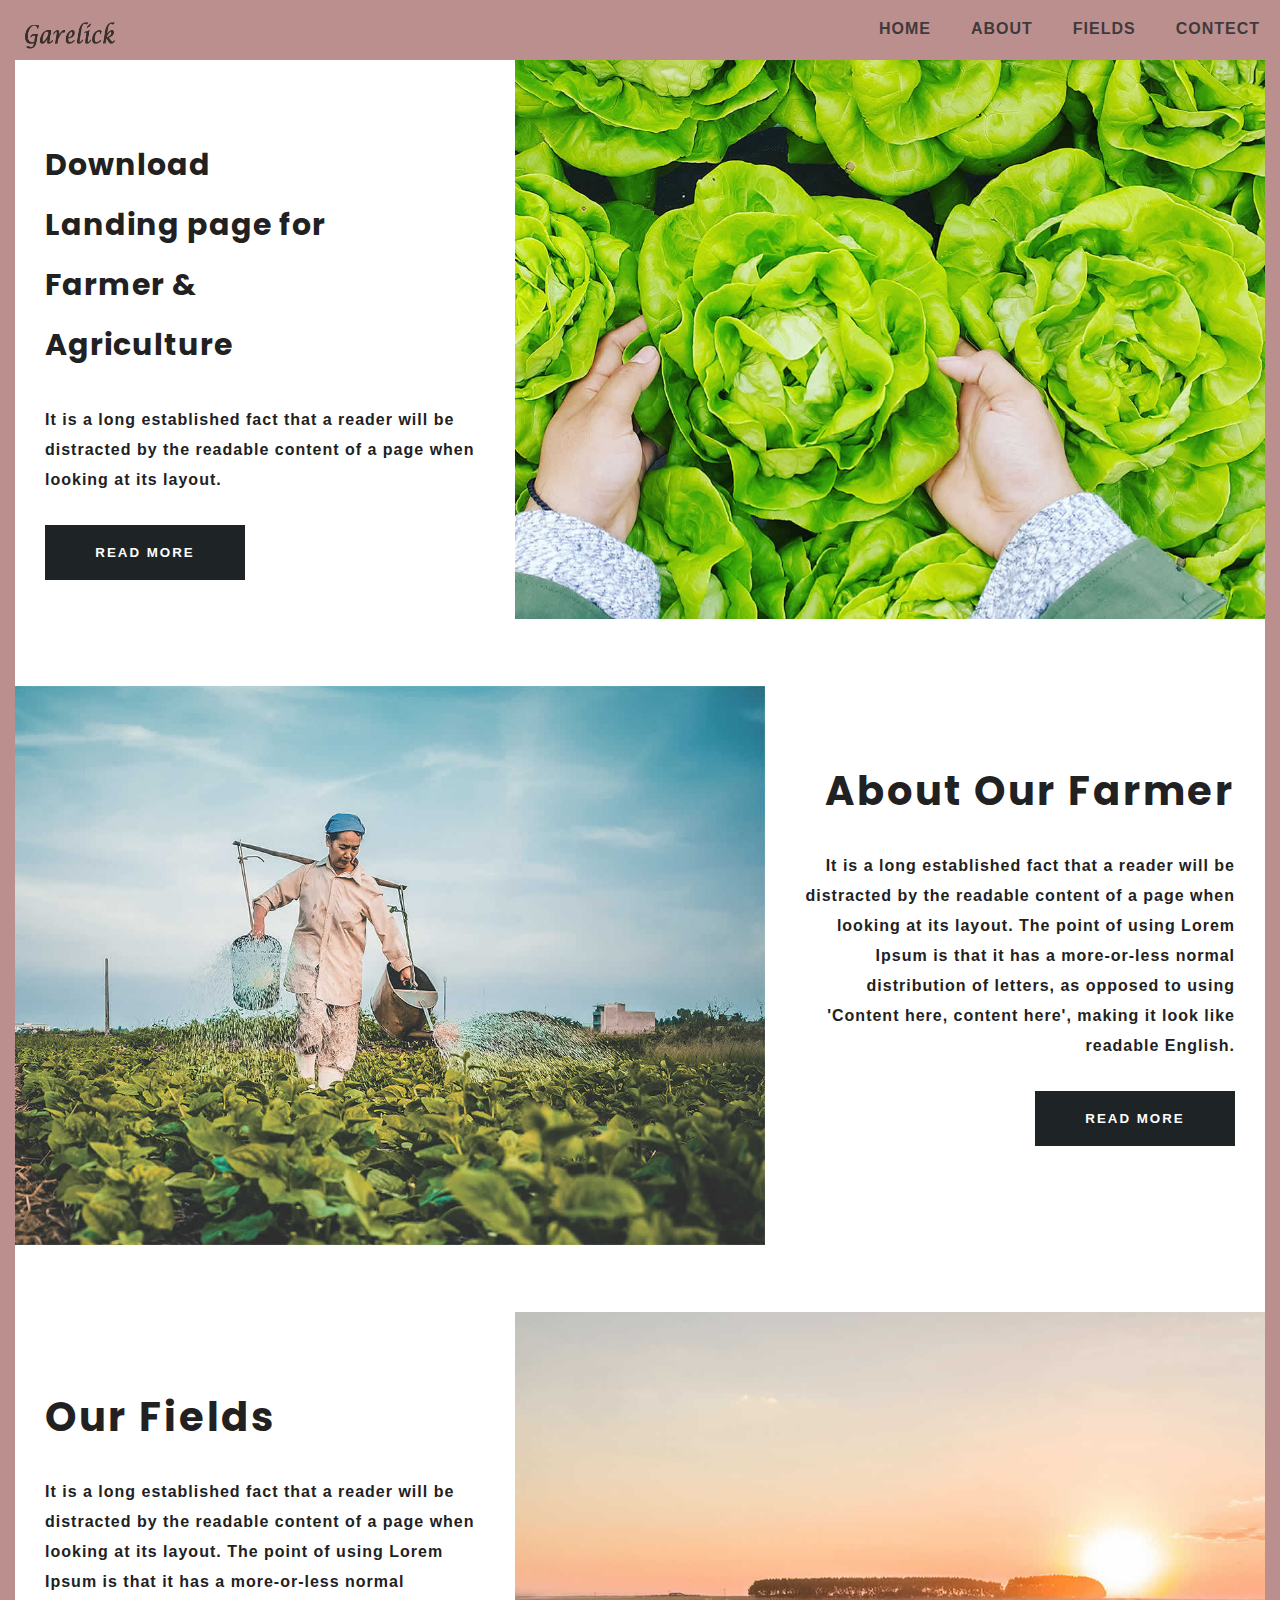
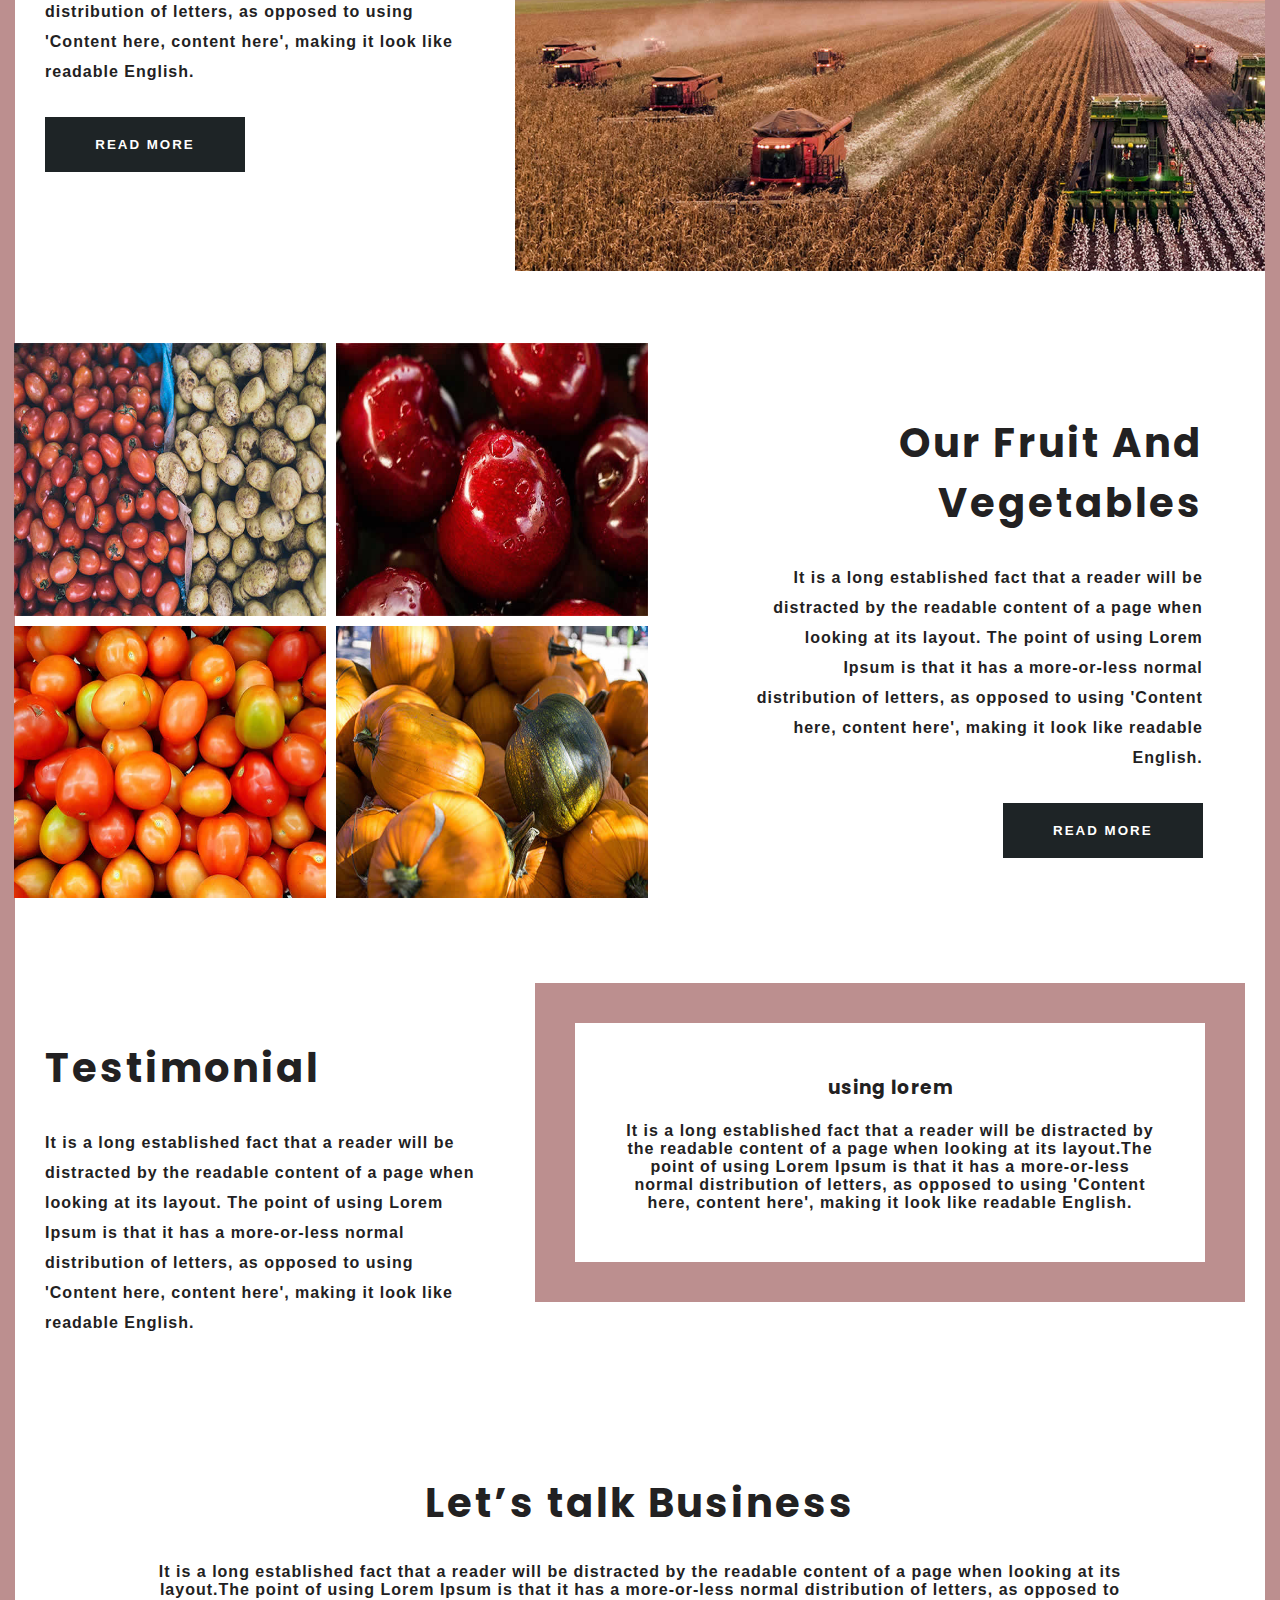
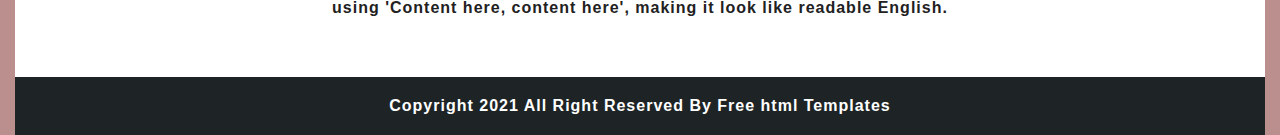
<file: framing/index.html>
<!DOCTYPE html>
<html lang="en">

<head>
 <meta charset="UTF-8">
 <meta http-equiv="X-UA-Compatible" content="IE=edge">
 <meta name="viewport" content="width=device-width, initial-scale=1.0">
 <title>Farming</title>
 <link rel="preconnect" href="https://fonts.googleapis.com">
 <link rel="preconnect" href="https://fonts.gstatic.com" crossorigin>
 <link rel="stylesheet" href="style.css">
 <link href="https://fonts.googleapis.com/css2?family=Poppins:wght@200;300;400;500;600;700&display=swap"
  rel="stylesheet">
</head>

<body>
 <div class="header">
  <img src="./images/logo.png" id="logo" alt="">
  <nav>
   <ul id="MenuItems">
    <li><a href="#home">HOME</a></li>
    <li><a href="#about">ABOUT</a></li>
    <li><a href="#fields">FIELDS</a></li>
    <li><a href="#contect">CONTECT</a></li>
   </ul>
  </nav>
  <img src="menu.png" class="menu-icon" onclick="menutoggle()" />
 </div>
 <div class="main">
  <section id="home">
  <div class="container">
   <div class="row">
    <div class="col-2-small">
     <div class="main-text">
      <!-- <img src="./images/logo.png" class="logo" alt=""> -->
      <h2>Download <br>Landing page for<br> Farmer & <br>Agriculture</h2>
      <p> It is a long established fact that a reader
       will be distracted by the readable content
       of a page  when looking at its layout.</p>
      <button class="btn">read more</button>
     </div>
    </div>
    <div class="col-2">
     <img src="./images/our_img1.jpg" id="images" alt="">
    </div>
   </div>
  </div>
  </section>

  <section id="about">
   <div class="container">
    <div class="row">
     <div class="col-2">
      <img src="./images/about_img.jpg" id="images" alt="">
     </div>
     <div class="col-2-small">
      <div class="main-text text-right">
       <h1>About Our Farmer</h1>
       <p> It is a long established fact that a reader will be distracted by the readable content of a page when looking
        at its layout. The point of using Lorem Ipsum is that it has a more-or-less normal distribution of
        letters, as
        opposed to using 'Content here, content here', making it look like readable English. </p>
       <button class="btn">read more</button>
      </div>
     </div>
    </div>
   </div>
  </section>

  <section id="fields">
   <div class="container">
    <div class="row">
     <div class="col-2-small">
      <div class="main-text">
       <h1>Our Fields</h1>
       <p> It is a long established fact that a reader will be distracted by the readable content of a page when looking
        at its layout. The point of using Lorem Ipsum is that it has a more-or-less normal distribution of
        letters, as
        opposed to using 'Content here, content here', making it look like readable English. </p>
       <button class="btn">read more</button>
      </div>
     </div>
     <div class="col-2">
      <img src="./images/our_img.jpg" id="images" alt="">
     </div>
    </div>
   </div>
  </section>


  <section>
   <div class="container">
    <div class="row images-left">
     <div class="col-2 images">
      <div class="images">
       <img src="./images/fruit_img1.jpg" id="images" alt="">
       <img src="./images/fruit_img2.jpg" id="images" alt="">
      </div>
      <div class="images">
       <img src="./images/fruit_img3.jpg" id="images" alt="">
       <img src="./images/fruit_img4.jpg" id="images" alt="">
      </div>
     </div>
     <div class="col-2-small">
      <div class="main-text text-right">
       <h1>Our Fruit And Vegetables</h1>
       <p> It is a long established fact that a reader will be distracted by the readable content of a page when looking
        at its layout. The point of using Lorem Ipsum is that it has a more-or-less normal distribution of
        letters, as
        opposed to using 'Content here, content here', making it look like readable English. </p>
       <button class="btn">read more</button>
      </div>
     </div>
    </div>
   </div>
  </section>

  <section>
   <div class="container">
    <div class="row">
     <div class="col-2-small">
      <div class="main-text">
       <h1>Testimonial</h1>
       <p> It is a long established fact that a reader will be distracted by the readable content of a page when looking
        at its layout. The point of using Lorem Ipsum is that it has a more-or-less normal distribution of
        letters, as
        opposed to using 'Content here, content here', making it look like readable English. </p>
      </div>
     </div>
     <div class="col-2">
      <div class="col-2-box">
       <div class="slide-text">
        <h3>using lorem</h3>
        <p>It is a long established fact that a reader will be distracted by the readable content of a page when looking
         at its layout.The point of using Lorem Ipsum is that it has a more-or-less normal distribution of letters, as
         opposed to using 'Content here, content here', making it look like readable English.</p>
       </div>
      </div>
     </div>
    </div>
   </div>
  </section>


  <section id="contect">
   <div class="container">
    <div class="row">
     <div class="footer">
      <h1>Let’s talk Business</h1>
      <p> It is a long established fact that a reader will be distracted by the readable content of a page when looking
       at its layout.The point of using Lorem Ipsum is that it has a more-or-less normal distribution of
       letters, as
       opposed to using 'Content here, content here', making it look like readable English. </p>
     </div>
    </div>
   </div>
   <div class="copyright">
    <p>Copyright 2021 All Right Reserved By Free html Templates</p>
   </div>
  </section>
 </div>

 <script>
  var MenuItems = document.getElementById("MenuItems");

  MenuItems.style.maxHeight = "0px";

  function menutoggle() {
    if (MenuItems.style.maxHeight == "0px") {
      MenuItems.style.maxHeight = "300px";
    } else {
      MenuItems.style.maxHeight = "0px";
    }
  }
</script>
</body>
</html>
</file>
<file: framing/style.css>
:root {
 --bodybackground-color: rosybrown;
 --primary-color: #1e2426;
 --text-color: #222122;
 --primary-color2: #f9c40b;
 --main-font: -apple-system, BlinkMacSystemFont, "Segoe UI", Roboto, "Helvetica Neue", Arial, sans-serif,
  "Apple Color Emoji", "Segoe UI Emoji", "Segoe UI Symbol";
}
* {
 margin: 0;
 padding: 0;
 box-sizing: border-box;
}
body {
 font-family: "Poppins", sans-serif;
 background: var(--bodybackground-color);
 color: var(--text-color);
 letter-spacing: 1px;
}
.header{
 background: var(--bodybackground-color);
 display: flex;
 justify-content: space-between;
 padding-bottom: 10px;
 position: sticky;
 top: 0;
 opacity: .8;
}
nav ul{
 list-style: none;
 display: flex;
}
nav ul li {
 padding: 10px;
 margin: 10px;
}
nav ul li a{
text-decoration: none;
color: var(--primary-color);
}
nav ul li a:hover{
 color: #ffff;
}
#logo{
 width: 100px;
 height: 30px;
 margin-left: 20px;
margin-top: 20px;
}
.main {
 background: #ffff;
 margin:0 15px;
}
.container {
 height: auto;
 margin-bottom: 60px;
}
.row {
 display: flex;
 flex-wrap: wrap;
 justify-content: space-around;
}
.col-2 {
 flex-basis: 60%;

}
.col-2-small {
 flex-basis: 40%;
}
h1 {
 font-size: 40px;
 letter-spacing: 3px;
 padding: 30px 0;
}
p,li {
 font-family: var(--main-font);
 font-weight: 700;
 }
/* .col-2-small .logo {
 margin-top: 10px;
} */
.col-2-small .main-text {
 width: 100%;
 height: auto;
 padding: 30px 30px;
 margin: 15px 0;
}
.main-text h2 {
 padding: 30px 0;
 font-size: 30px;
 line-height: 60px;
}
.main-text p {
 line-height: 30px;
}
.btn {
 background: var(--primary-color);
 color: #ffff;
 width: 200px;
 padding: 20px;
 margin-top: 30px;
 border: none;
 text-transform: uppercase;
 letter-spacing: 2px;
 font-weight: bolder;
 transition: all .3s ease-in;
}
.btn:hover {
 background: var(--bodybackground-color);
 color: var(--primary-color);
}
.col-2 #images {
 width: 100%;
 height: auto;
 overflow: hidden;
}
.text-right {
 text-align: right;
}
.images {
 flex-basis: 50%;
 justify-content: space-around;
 display: flex;
 flex-wrap: wrap;
}
.images img {
 margin: 5px;
}
.images-left {
 margin-left: -38px;
}
.col-2-box {
 background: var(--bodybackground-color);
 text-align: center;
 height: auto;
 margin: 20px;
 padding:40px;
}
.slide-text {
 padding: 50px;
 background: #ffff;
 width: 100%;
 height: 100%;
}
.slide-text h3{
 margin-bottom: 20px;
}
.footer{
 width: 80%;
 text-align: center;
}
.copyright{
 background: var(--primary-color);
 color: #ffff;
 text-align: center;
 padding:20px 0;
}
.menu-icon {
  width: 30px;
  height: 25px;
  display: none;
  margin-right:20px ;
  margin-top: 10px;  
  cursor: pointer;
 }
@media only screen and (max-width: 800px) {
  .menu-icon {
    display: block;
   }
   .header{
    opacity: 1;
   }
   nav ul {
    position: absolute;
    top: 50px;
    background: var(--bodybackground-color);
    right: 0;
    width: 200px;
    overflow: hidden;
    transition: max-height 0.5s;
    text-align: center;
    display: block;
   }
   nav ul li {
    display: block;
    margin: 20px;
   }
.col-2-small{
  min-width: 600px;
}
.col-2{
  min-width:fit-content;
  order: 1;
}
.images-left {
  margin-left: 0px;
 }
}
 @media only screen and (max-width: 600px) {
  .col-2-small{
    min-width: 400px;
    text-align: center;
  }
  .text-right{
    text-align: center;
  }
}
/* @media only screen and (max-width: 300px) {
  body{
    font-size: 20%;
  }
  .col-2-small{b
    min-width: 200px;
  }
} */
</file>
